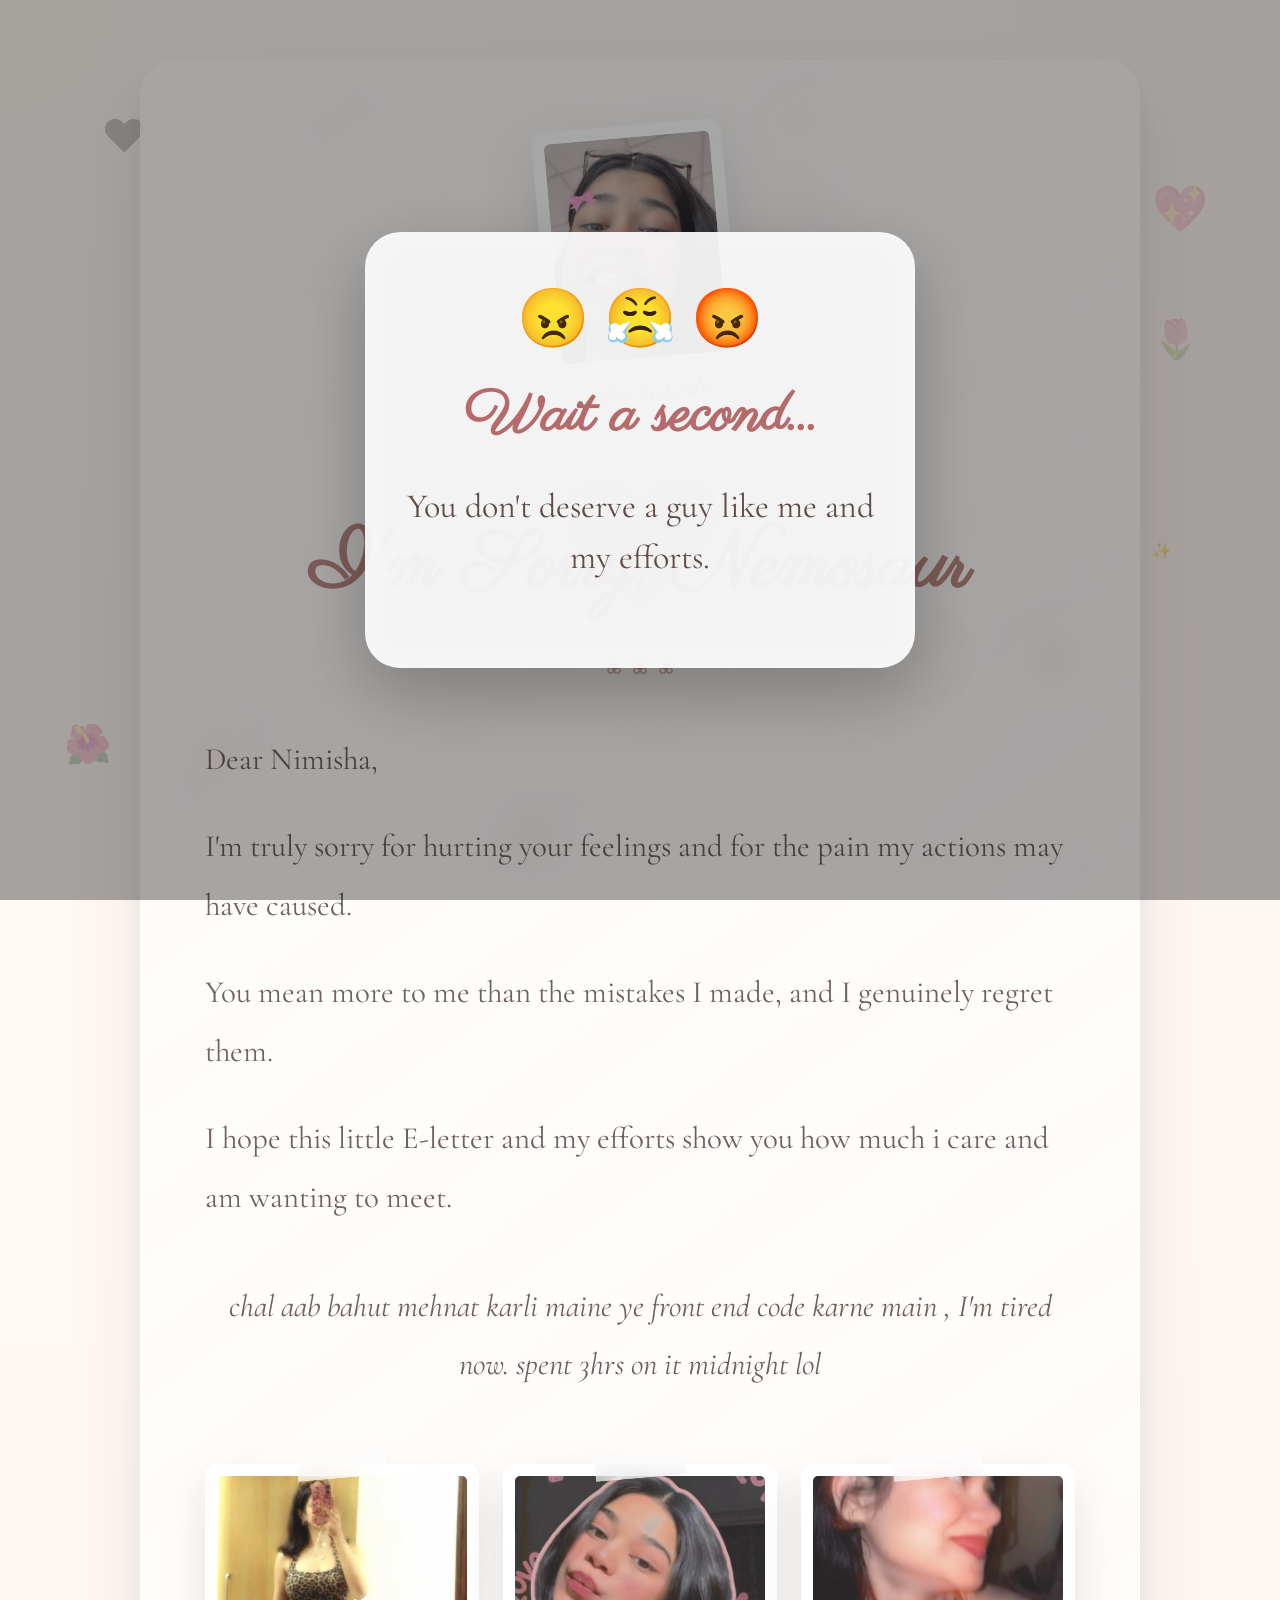
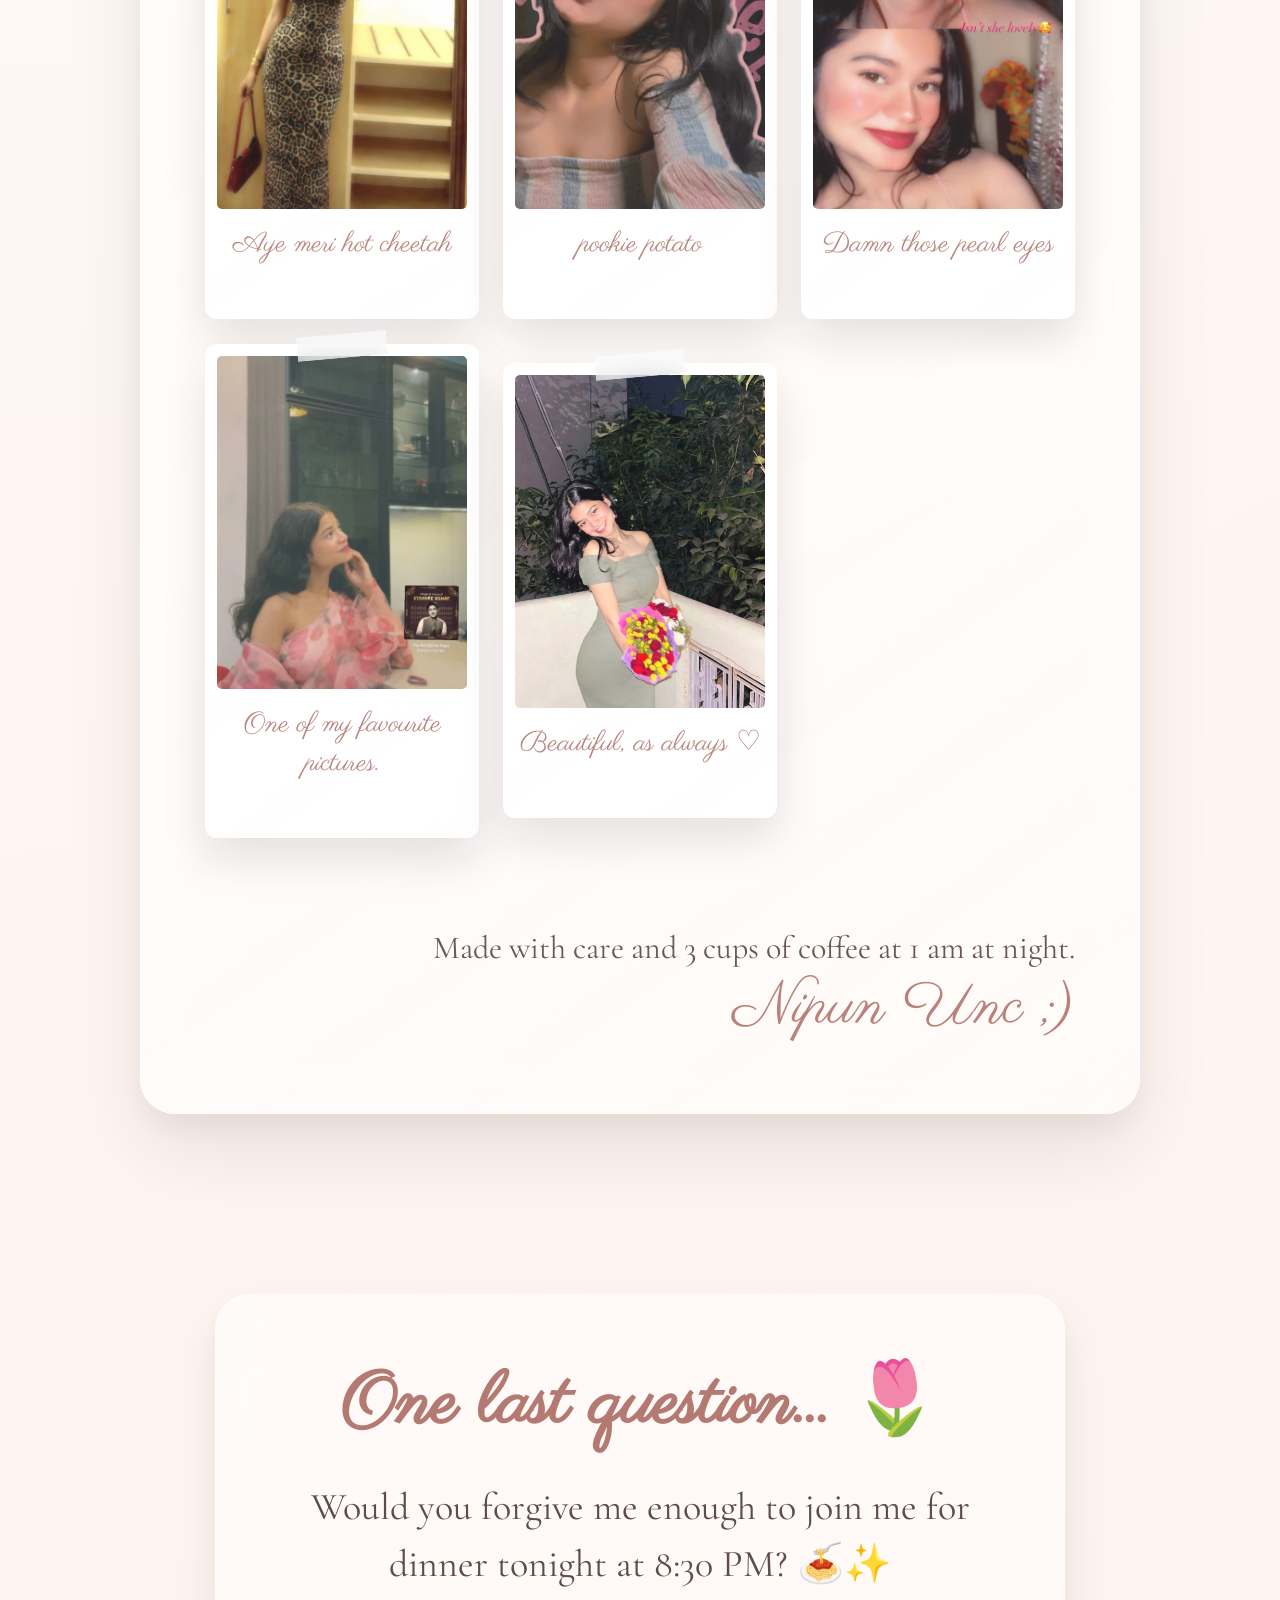
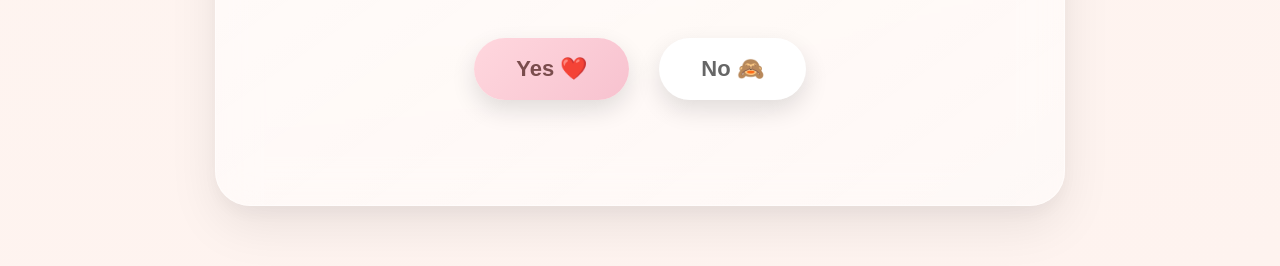
<file: index.html>
<!DOCTYPE html>
<html lang="en">

<head>
    <meta charset="UTF-8">
    <meta name="viewport" content="width=device-width, initial-scale=1.0">
    <link rel="icon" type="image/png" href="photos/favicon.png">
    <title>I'm Sorry, Nimisha ❤️</title>

    <link rel="stylesheet" href="style.css">

    <!-- Google Fonts -->
    <link rel="preconnect" href="https://fonts.googleapis.com">
    <link rel="preconnect" href="https://fonts.gstatic.com" crossorigin>

    <link
        href="https://fonts.googleapis.com/css2?family=Parisienne&family=Cormorant+Garamond:wght@300;400;500;600&family=Inter:wght@300;400&display=swap"
        rel="stylesheet">
</head>

<body>

    <!-- Floating Hearts -->
    <div class="heart h1">❤️</div>
    <div class="heart h2">💖</div>
    <div class="heart h3">💕</div>
    <div class="heart h4">💗</div>
    <div class="heart h5">💞</div>
    <div class="heart h6">❤️</div>

    <!-- Floating Flowers -->
    <div class="flower f1">🌸</div>
    <div class="flower f2">🌷</div>
    <div class="flower f3">🌺</div>
    <div class="flower f4">🌼</div>
    <div class="flower f5">🌹</div>
    <div class="flower f6">🪷</div>

    <!-- Sparkles -->
    <div class="sparkle s1">✨</div>
    <div class="sparkle s2">✨</div>
    <div class="sparkle s3">✨</div>
    <div class="sparkle s4">✨</div>
    <div class="sparkle s5">✨</div>

    <div class="container">

        <div class="letter-card">

            <!-- Hero Polaroid -->
            <div class="cover-polaroid">
                <img src="photos/photo6.jpg" alt="Cover Photo">
                <span>cute kaleshi</span>
            </div>

            <!-- Animated Title -->
            <div class="title-wrapper">
                <div class="title-heart">❤️</div>
                <h1>I'm Sorry, Nemosaur</h1>
            </div>

            <div class="divider">❀ ❀ ❀</div>

            <!-- Letter -->
            <div class="letter">

                <p>Dear Nimisha,</p>

                <p>
                    I'm truly sorry for hurting your feelings and for the pain my actions may have caused.
                </p>

                <p>
                    You mean more to me than the mistakes I made, and I genuinely regret them. 
                </p>

                <p>
                   I hope this little E-letter and my efforts show you how much i care and am wanting to meet.
                </p>

                <p class="closing">
                    chal aab bahut mehnat karli maine ye front end code karne main , I'm tired now. spent 3hrs on it midnight lol
                </p>

            </div>

            <!-- Memory Gallery -->
            <section class="gallery">

                <div class="photo rotate-left">
                    <div class="tape"></div>
                    <img src="photos/photo1.jpg" alt="Memory 1">
                    <p>Aye meri hot cheetah</p>
                </div>

                <div class="photo rotate-right">
                    <div class="tape"></div>
                    <img src="photos/photo2.jpg" alt="Memory 2">
                    <p>pookie potato</p>
                </div>

                <div class="photo rotate-left">
                    <div class="tape"></div>
                    <img src="photos/photo3.jpg" alt="Memory 3">
                    <p>Damn those pearl eyes</p>
                </div>

                <div class="photo rotate-right">
                    <div class="tape"></div>
                    <img src="photos/photo4.jpg" alt="Memory 4">
                    <p>One of my favourite pictures.</p>
                </div>

                <div class="photo rotate-left">
                    <div class="tape"></div>
                    <img src="photos/photo5.jpg" alt="Memory 5">
                    <p>Beautiful, as always ♡</p>
                </div>

            </section>

            <!-- Signature -->
            <div class="signature">
                <p>Made with care and 3 cups of coffee at 1 am at night.</p>
                <span>Nipun Unc &#59;)</span>
            </div>

        </div>



    </div>

    <!-- Dinner Invite Section -->
    <section class="dinner-game">
        <h2>One last question... 🌷</h2>
        <p> Would you forgive me enough to join me for dinner tonight at 8:30 PM? 🍝✨ </p>
        <div class="game-buttons">

            <button id="yesBtn">Yes ❤️</button>
            <button id="noBtn">No 🙈</button>
        </div>
        <div id="responseMessage"></div>
    </section> 

<!-- Intro Popup -->
<div id="effortPopup" class="popup-overlay">

    <div class="popup-card">

        <div class="popup-emoji">
            😠 😤 😡
        </div>

        <h2>Wait a second...</h2>

        <p>
            You don't deserve a guy like me and my efforts. 
        </p>

        <!-- <button id="popupBtn">
            Continue anyway..
        </button> -->

    </div>

</div>



    <!-- JavaScript Effects -->
    <script>

        // Mouse trail hearts
        // document.addEventListener("mousemove", function(e){

        //     const heart = document.createElement("div");

        //     heart.className = "trail-heart";

        //     const hearts = ["❤️","💕","💖","💗","💞"];

        //     heart.innerHTML = hearts[Math.floor(Math.random() * hearts.length)];

        //     heart.style.left = e.pageX + "px";
        //     heart.style.top = e.pageY + "px";

        //     document.body.appendChild(heart);

        //     setTimeout(() => {
        //         heart.remove();
        //     }, 1500);

        // });


const popup = document.getElementById("effortPopup");
const popupBtn = document.getElementById("popupBtn");

popupBtn.addEventListener("click", () => {

    popup.style.opacity = "0";

    setTimeout(() => {
        popup.style.display = "none";
    }, 400);

});




        // Stagger photo animations
        window.addEventListener("load", () => {

            const photos = document.querySelectorAll(".photo");

            photos.forEach((photo, index) => {
                photo.style.animationDelay = `${index * 0.35}s`;
            });

        });


        // Floating sparkles
        setInterval(() => {

            const sparkle = document.createElement("div");

            sparkle.className = "dynamic-sparkle";
            sparkle.innerHTML = "✨";

            sparkle.style.left = Math.random() * window.innerWidth + "px";
            sparkle.style.top = window.innerHeight + "px";

            sparkle.style.fontSize = (15 + Math.random() * 25) + "px";

            document.body.appendChild(sparkle);

            setTimeout(() => {
                sparkle.remove();
            }, 6000);

        }, 500);


        // Random floating hearts
        setInterval(() => {

            const heart = document.createElement("div");

            heart.className = "floating-heart";
            heart.innerHTML = "💖";

            heart.style.left = Math.random() * window.innerWidth + "px";
            heart.style.fontSize = (20 + Math.random() * 30) + "px";

            document.body.appendChild(heart);

            setTimeout(() => {
                heart.remove();
            }, 8000);

        }, 1200);


        // Random floating flowers
        setInterval(() => {

            const flower = document.createElement("div");

            flower.className = "floating-flower";

            const flowers = ["🌸", "🌷", "🌹", "🌺", "🪷", "🌼"];

            flower.innerHTML = flowers[Math.floor(Math.random() * flowers.length)];

            flower.style.left = Math.random() * window.innerWidth + "px";
            flower.style.fontSize = (20 + Math.random() * 25) + "px";

            document.body.appendChild(flower);

            setTimeout(() => {
                flower.remove();
            }, 10000);

        }, 1500);

        //dinner game section


const noBtn = document.getElementById("noBtn");
const yesBtn = document.getElementById("yesBtn");
const response = document.getElementById("responseMessage");
const dinnerGame = document.querySelector(".dinner-game");

let yesScale = 1;

const noMessages = [
    "Are you sure? 🥺",
    "Think again 😭",
    "The pasta is innocent 🍝",
    "Nice try 😌",
    "Almost got me 👀",
    "Nope 😭",
    "The answer is somewhere else ❤️"
];

function moveNoButton(e) {

    // Prevent actual click on mobile
    if(e) e.preventDefault();

    const gameRect = dinnerGame.getBoundingClientRect();

    const btnWidth = noBtn.offsetWidth;
    const btnHeight = noBtn.offsetHeight;

    const randomX =
        Math.random() * (gameRect.width - btnWidth - 20);

    const randomY =
        Math.random() * (gameRect.height - btnHeight - 20);

    noBtn.style.position = "absolute";
    noBtn.style.left = randomX + "px";
    noBtn.style.top = randomY + "px";

    const randomMessage =
        noMessages[Math.floor(Math.random() * noMessages.length)];

    noBtn.innerHTML = randomMessage;

    // Increase YES size every escape
    yesScale += 0.15;

    yesBtn.style.transform = `scale(${yesScale})`;

    if (yesScale > 2) {
        yesBtn.innerHTML = "YES ❤️🍝";
    }

    if (yesScale > 3) {
        yesBtn.innerHTML = "CLICK ME ❤️";
    }
}

/* Desktop */
noBtn.addEventListener("mouseenter", moveNoButton);

/* Mobile */
noBtn.addEventListener("touchstart", moveNoButton);

/* Extra protection */
noBtn.addEventListener("click", function(e){
    e.preventDefault();
    moveNoButton(e);
});

yesBtn.addEventListener("click", () => {

    response.innerHTML = `
        <div style="
            font-family:Parisienne;
            font-size:clamp(42px,5vw,64px);
            color:#b47a72;
            line-height:1.4;
        ">
            Yay! ❤️<br>
            Dinner tonight at 8:30 PM it is 🍝✨
        </div>
    `;

    document.querySelector(".game-buttons").style.display = "none";
});



    </script>

</body>

</html>
</file>
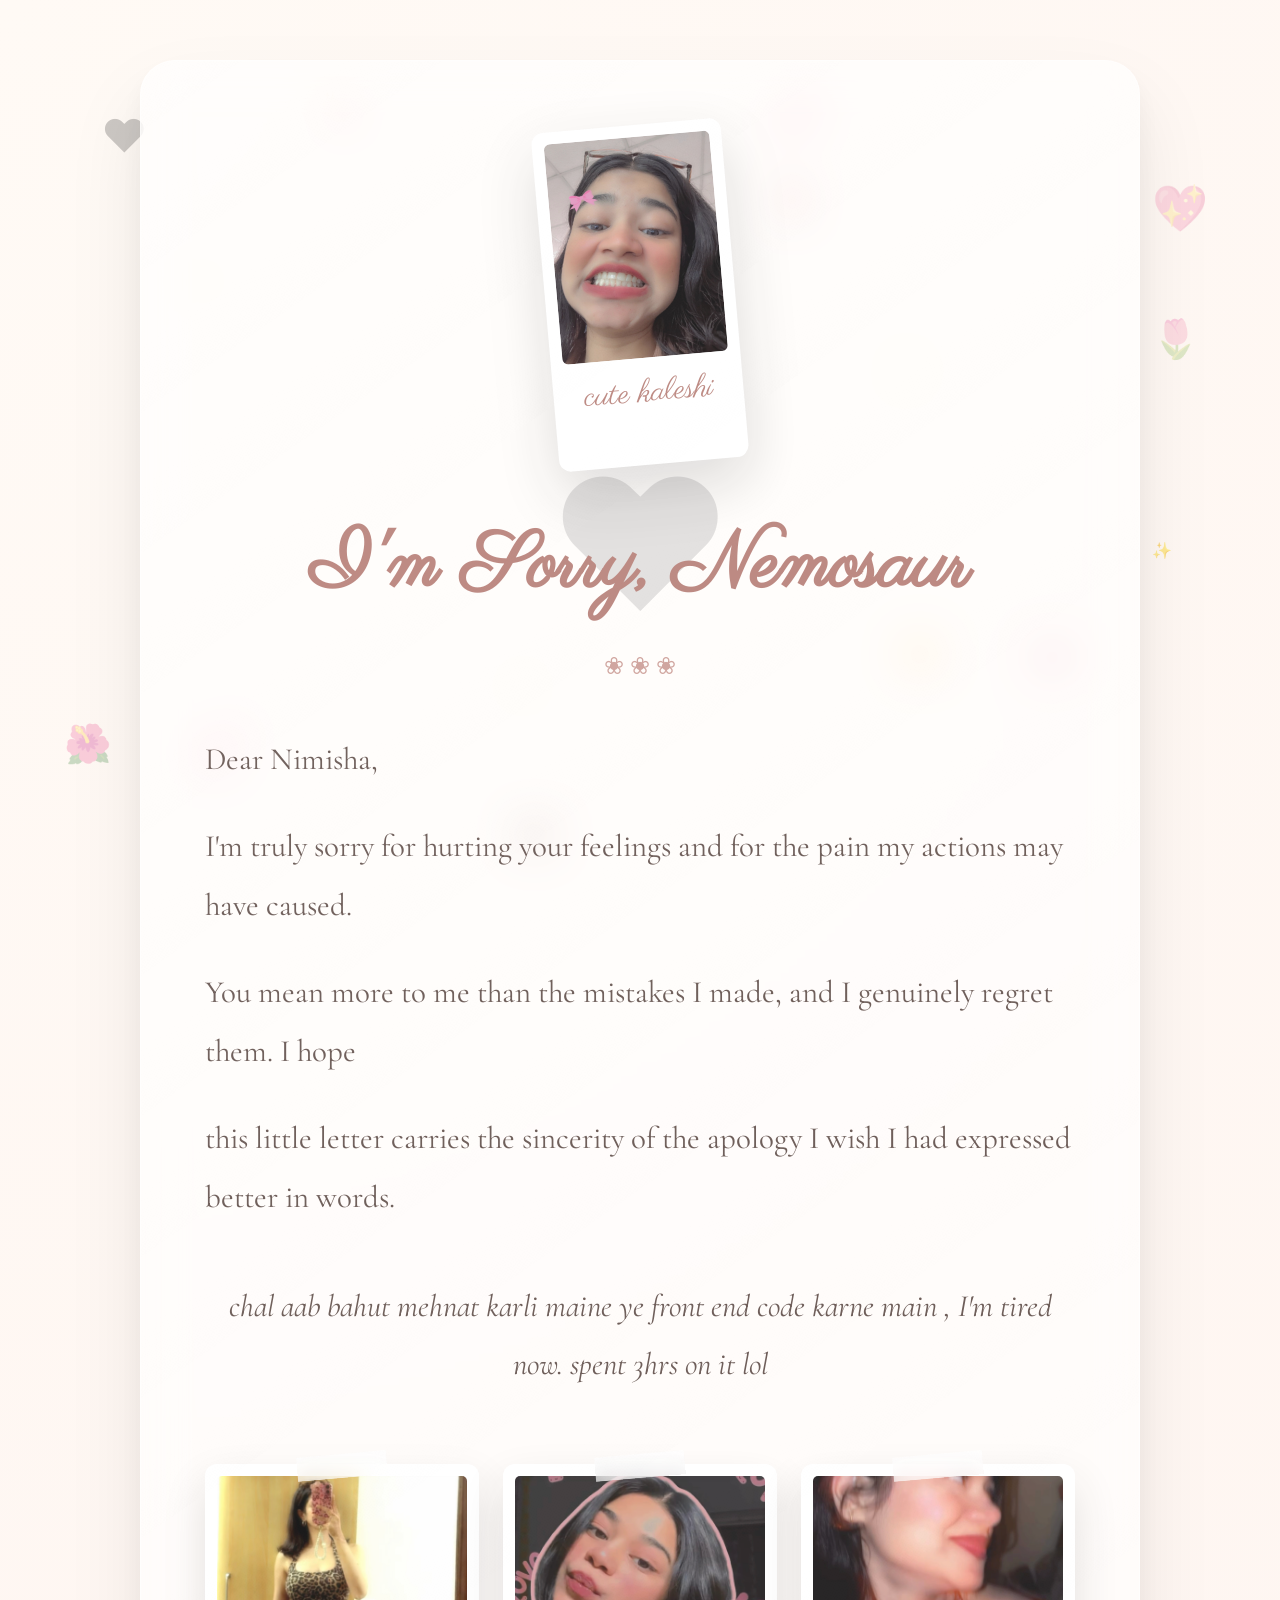
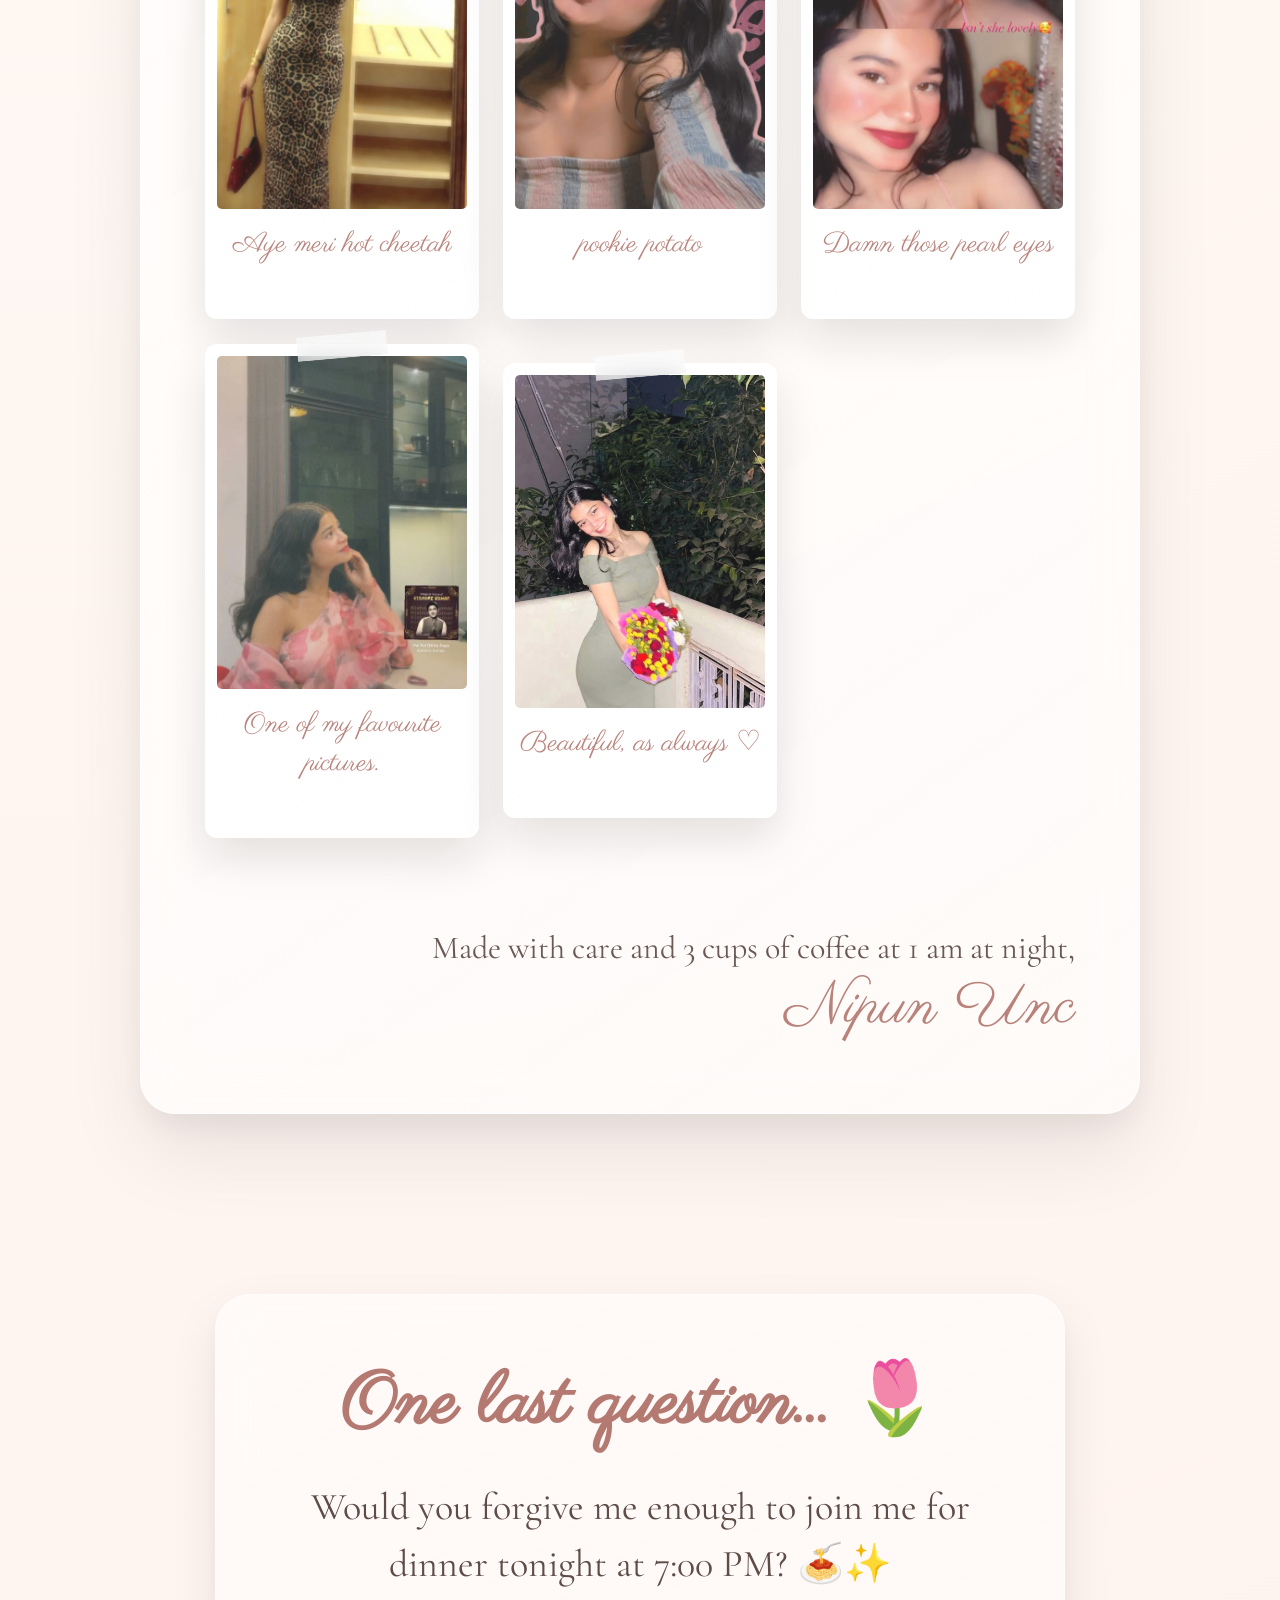
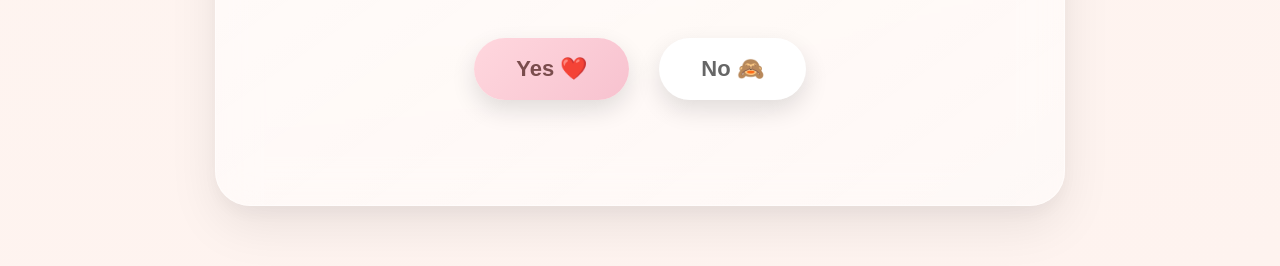
<file: Letter.html>
<!DOCTYPE html>
<html lang="en">

<head>
    <meta charset="UTF-8">
    <meta name="viewport" content="width=device-width, initial-scale=1.0">
    <title>I'm Sorry, Nimisha ❤️</title>

    <link rel="stylesheet" href="style.css">

    <!-- Google Fonts -->
    <link rel="preconnect" href="https://fonts.googleapis.com">
    <link rel="preconnect" href="https://fonts.gstatic.com" crossorigin>

    <link
        href="https://fonts.googleapis.com/css2?family=Parisienne&family=Cormorant+Garamond:wght@300;400;500;600&family=Inter:wght@300;400&display=swap"
        rel="stylesheet">
</head>

<body>

    <!-- Floating Hearts -->
    <div class="heart h1">❤️</div>
    <div class="heart h2">💖</div>
    <div class="heart h3">💕</div>
    <div class="heart h4">💗</div>
    <div class="heart h5">💞</div>
    <div class="heart h6">❤️</div>

    <!-- Floating Flowers -->
    <div class="flower f1">🌸</div>
    <div class="flower f2">🌷</div>
    <div class="flower f3">🌺</div>
    <div class="flower f4">🌼</div>
    <div class="flower f5">🌹</div>
    <div class="flower f6">🪷</div>

    <!-- Sparkles -->
    <div class="sparkle s1">✨</div>
    <div class="sparkle s2">✨</div>
    <div class="sparkle s3">✨</div>
    <div class="sparkle s4">✨</div>
    <div class="sparkle s5">✨</div>

    <div class="container">

        <div class="letter-card">

            <!-- Hero Polaroid -->
            <div class="cover-polaroid">
                <img src="photos/photo6.jpg" alt="Cover Photo">
                <span>cute kaleshi</span>
            </div>

            <!-- Animated Title -->
            <div class="title-wrapper">
                <div class="title-heart">❤️</div>
                <h1>I'm Sorry, Nemosaur</h1>
            </div>

            <div class="divider">❀ ❀ ❀</div>

            <!-- Letter -->
            <div class="letter">

                <p>Dear Nimisha,</p>

                <p>
                    I'm truly sorry for hurting your feelings and for the pain my actions may have caused.
                </p>

                <p>
                    You mean more to me than the mistakes I made, and I genuinely regret them. I hope
                </p>

                <p>
                    this little letter carries the sincerity of the apology I wish I had expressed better in words.
                </p>

                <p class="closing">
                    chal aab bahut mehnat karli maine ye front end code karne main , I'm tired now. spent 3hrs on it lol
                </p>

            </div>

            <!-- Memory Gallery -->
            <section class="gallery">

                <div class="photo rotate-left">
                    <div class="tape"></div>
                    <img src="photos/photo1.jpg" alt="Memory 1">
                    <p>Aye meri hot cheetah</p>
                </div>

                <div class="photo rotate-right">
                    <div class="tape"></div>
                    <img src="photos/photo2.jpg" alt="Memory 2">
                    <p>pookie potato</p>
                </div>

                <div class="photo rotate-left">
                    <div class="tape"></div>
                    <img src="photos/photo3.jpg" alt="Memory 3">
                    <p>Damn those pearl eyes</p>
                </div>

                <div class="photo rotate-right">
                    <div class="tape"></div>
                    <img src="photos/photo4.jpg" alt="Memory 4">
                    <p>One of my favourite pictures.</p>
                </div>

                <div class="photo rotate-left">
                    <div class="tape"></div>
                    <img src="photos/photo5.jpg" alt="Memory 5">
                    <p>Beautiful, as always ♡</p>
                </div>

            </section>

            <!-- Signature -->
            <div class="signature">
                <p>Made with care and 3 cups of coffee at 1 am at night,</p>
                <span>Nipun Unc</span>
            </div>

        </div>



    </div>

    <!-- Dinner Invite Section -->
    <section class="dinner-game">
        <h2>One last question... 🌷</h2>
        <p> Would you forgive me enough to join me for dinner tonight at 7:00 PM? 🍝✨ </p>
        <div class="game-buttons">

            <button id="yesBtn">Yes ❤️</button>
            <button id="noBtn">No 🙈</button>
        </div>
        <div id="responseMessage"></div>
    </section>

    <!-- JavaScript Effects -->
    <script>

        // Mouse trail hearts
        // document.addEventListener("mousemove", function(e){

        //     const heart = document.createElement("div");

        //     heart.className = "trail-heart";

        //     const hearts = ["❤️","💕","💖","💗","💞"];

        //     heart.innerHTML = hearts[Math.floor(Math.random() * hearts.length)];

        //     heart.style.left = e.pageX + "px";
        //     heart.style.top = e.pageY + "px";

        //     document.body.appendChild(heart);

        //     setTimeout(() => {
        //         heart.remove();
        //     }, 1500);

        // });


        // Stagger photo animations
        window.addEventListener("load", () => {

            const photos = document.querySelectorAll(".photo");

            photos.forEach((photo, index) => {
                photo.style.animationDelay = `${index * 0.35}s`;
            });

        });


        // Floating sparkles
        setInterval(() => {

            const sparkle = document.createElement("div");

            sparkle.className = "dynamic-sparkle";
            sparkle.innerHTML = "✨";

            sparkle.style.left = Math.random() * window.innerWidth + "px";
            sparkle.style.top = window.innerHeight + "px";

            sparkle.style.fontSize = (15 + Math.random() * 25) + "px";

            document.body.appendChild(sparkle);

            setTimeout(() => {
                sparkle.remove();
            }, 6000);

        }, 500);


        // Random floating hearts
        setInterval(() => {

            const heart = document.createElement("div");

            heart.className = "floating-heart";
            heart.innerHTML = "💖";

            heart.style.left = Math.random() * window.innerWidth + "px";
            heart.style.fontSize = (20 + Math.random() * 30) + "px";

            document.body.appendChild(heart);

            setTimeout(() => {
                heart.remove();
            }, 8000);

        }, 1200);


        // Random floating flowers
        setInterval(() => {

            const flower = document.createElement("div");

            flower.className = "floating-flower";

            const flowers = ["🌸", "🌷", "🌹", "🌺", "🪷", "🌼"];

            flower.innerHTML = flowers[Math.floor(Math.random() * flowers.length)];

            flower.style.left = Math.random() * window.innerWidth + "px";
            flower.style.fontSize = (20 + Math.random() * 25) + "px";

            document.body.appendChild(flower);

            setTimeout(() => {
                flower.remove();
            }, 10000);

        }, 1500);


        const noBtn = document.getElementById("noBtn");
        const yesBtn = document.getElementById("yesBtn");
        const response = document.getElementById("responseMessage");
        const dinnerGame = document.querySelector(".dinner-game");

        let yesScale = 1;

        const noMessages = [
            "Are you sure? 🥺",
            "Think again 😭",
            "The pasta is innocent 🍝",
            "Nice try 😌",
            "Almost got me 👀",
            "Nope 😭",
            "The answer is somewhere else ❤️"
        ];

        noBtn.addEventListener("mouseenter", () => {

            const gameRect = dinnerGame.getBoundingClientRect();

            const btnWidth = noBtn.offsetWidth;
            const btnHeight = noBtn.offsetHeight;

            const randomX = Math.random() * (gameRect.width - btnWidth - 40);
            const randomY = Math.random() * (gameRect.height - btnHeight - 40);

            noBtn.style.position = "absolute";
            noBtn.style.left = randomX + "px";
            noBtn.style.top = randomY + "px";

            const randomMessage =
                noMessages[Math.floor(Math.random() * noMessages.length)];

            noBtn.innerHTML = randomMessage;

            yesScale += 0.15;

            yesBtn.style.transform = `scale(${yesScale})`;

            if (yesScale > 2.2) {
                yesBtn.innerHTML = "YES ❤️🍝";
            }

            if (yesScale > 3) {
                yesBtn.innerHTML = "CLICK ME 😭❤️";
            }
        });

        yesBtn.addEventListener("click", () => {

            response.innerHTML = `
        <div style="
            font-family:Parisienne;
            font-size:clamp(42px,5vw,64px);
            color:#b47a72;
            line-height:1.4;
        ">
            Yay! ❤️<br>
            Dinner tonight at 7:00 PM it is 🍝✨
        </div>
    `;

            document.querySelector(".game-buttons").style.display = "none";
        });



    </script>

</body>

</html>
</file>
<file: style.css>
:root {
    --cream: #fffaf5;
    --beige: #f8efe9;
    --pink: #f6d8dc;
    --accent: #b47a72;
    --text: #5e4c47;
    --shadow: rgba(0, 0, 0, .12);
}

* {
    margin: 0;
    padding: 0;
    box-sizing: border-box;
}

html {
    scroll-behavior: smooth;
}

body {
    min-height: 100vh;
    padding: 60px 20px;
    overflow-x: hidden;
    font-family: 'Inter', sans-serif;

    background:
        radial-gradient(circle at top left, #fffaf5, #fef3ef),
        linear-gradient(135deg, #fffaf7, #fdf0eb);

    position: relative;
}

/* Paper texture */
body::before {
    content: "";
    position: fixed;
    inset: 0;
    background:
        radial-gradient(rgba(255, 255, 255, .4) 1px, transparent 1px);
    background-size: 16px 16px;
    opacity: .25;
    pointer-events: none;
    z-index: -1;
}

/* Main Container */
.container {
    display: flex;
    justify-content: center;
    align-items: center;
}

.letter-card {
    width: 100%;
    max-width: 1000px;
    padding: 90px 60px;
    border-radius: 35px;

    background: rgba(255, 255, 255, .58);
    backdrop-filter: blur(22px);

    border: 1px solid rgba(255, 255, 255, .55);

    box-shadow:
        0 40px 80px rgba(0, 0, 0, .08),
        0 15px 30px rgba(0, 0, 0, .05);

    position: relative;
    overflow: hidden;

    animation:
        fadeUp 1.3s ease,
        breathing 8s ease-in-out infinite;
}

/* Shimmer */
.letter-card::after {
    content: '';
    position: absolute;
    top: -200%;
    left: -200%;
    width: 400%;
    height: 400%;

    background:
        linear-gradient(120deg,
            transparent,
            rgba(255, 255, 255, .15),
            transparent);

    transform: rotate(25deg);

    animation: shimmer 12s linear infinite;
}

@keyframes shimmer {
    from {
        transform:
            translateX(-100%) rotate(25deg);
    }

    to {
        transform:
            translateX(100%) rotate(25deg);
    }
}

@keyframes breathing {

    0%,
    100% {
        transform: scale(1);
    }

    50% {
        transform: scale(1.01);
    }
}

.cover-polaroid {
    width: 190px;
    margin: auto;
    padding: 12px 12px 50px;

    background: white;
    border-radius: 12px;

    box-shadow:
        0 25px 60px rgba(0, 0, 0, .15);

    transform: rotate(-5deg);

    animation: coverFloat 6s ease-in-out infinite;
}

.cover-polaroid img {
    width: 100%;
    height: 240px;
    object-fit: cover;
    border-radius: 6px;
}

.cover-polaroid span {
    display: block;
    text-align: center;
    margin-top: 14px;
    font-family: 'Parisienne', cursive;
    font-size: 32px;
    color: var(--accent);
}

@keyframes coverFloat {

    0%,
    100% {
        transform:
            rotate(-5deg) translateY(0);
    }

    50% {
        transform:
            rotate(-5deg) translateY(-18px);
    }
}

/* Title */

.title-wrapper {
    position: relative;
    display: flex;
    justify-content: center;
    align-items: center;
}

.title-heart {
    position: absolute;
    font-size: 180px;
    opacity: .12;
    z-index: -1;
    animation: heartbeat 2s infinite;
}

h1 {
    text-align: center;
    margin-top: 50px;

    font-size: 78px;

    font-family: 'Parisienne', cursive;

    color: var(--accent);

    animation: titleReveal 2s ease;
}

@keyframes titleReveal {
    from {
        opacity: 0;
        letter-spacing: 18px;
        transform: translateY(40px);
    }

    to {
        opacity: 1;
        letter-spacing: normal;
        transform: translateY(0);
    }
}

@keyframes heartbeat {

    0%,
    100% {
        transform: scale(1);
    }

    20% {
        transform: scale(1.15);
    }

    40% {
        transform: scale(1);
    }

    60% {
        transform: scale(1.25);
    }

    80% {
        transform: scale(1);
    }
}

.divider {
    text-align: center;
    margin: 30px 0 50px;
    color: #ca9a93;
    font-size: 24px;
}

/* Letter */

.letter {
    font-family: 'Cormorant Garamond', serif;
    font-size: 31px;
    line-height: 1.9;
    color: var(--text);
}

.letter p {
    margin-bottom: 28px;
}

.closing {
    text-align: center;
    font-style: italic;
    margin-top: 50px;
}

/* Gallery */

.gallery {
    margin-top: 110px;
    display: flex;
    flex-wrap: wrap;
    justify-content: center;
    gap: 50px;
}

.photo {
    width: 260px;
    padding: 12px 12px 55px;

    background: white;
    border-radius: 12px;

    position: relative;

    box-shadow:
        0 20px 45px rgba(0, 0, 0, .12);

    transform-style: preserve-3d;
    perspective: 1000px;

    opacity: 0;

    animation:
        photoEntry 1s forwards,
        float 5s ease-in-out infinite;
}

.photo img {
    width: 100%;
    height: 320px;
    object-fit: cover;
    border-radius: 5px;
}

.photo p {
    text-align: center;
    margin-top: 16px;

    font-family: 'Parisienne', cursive;
    font-size: 28px;
    color: var(--accent);
}

.rotate-left {
    transform: rotate(-8deg);
}

.rotate-right {
    transform: rotate(8deg);
}

.photo:hover {
    transform:
        rotateY(15deg) rotateX(8deg) scale(1.1) translateY(-20px);

    z-index: 100;

    box-shadow:
        0 45px 80px rgba(0, 0, 0, .25);
}

.tape {
    position: absolute;
    width: 90px;
    height: 24px;

    background:
        rgba(255, 255, 255, .6);

    top: -10px;
    left: 50%;

    transform:
        translateX(-50%) rotate(-5deg);

    backdrop-filter: blur(10px);
}

@keyframes photoEntry {
    from {
        opacity: 0;
        transform:
            translateY(80px) scale(.8);
    }

    to {
        opacity: 1;
        transform:
            translateY(0) scale(1);
    }
}

@keyframes float {

    0%,
    100% {
        transform: translateY(0);
    }

    50% {
        transform: translateY(-12px);
    }
}

/* Signature */

.signature {
    margin-top: 90px;
    text-align: right;
}

.signature p {
    font-family: 'Cormorant Garamond', serif;
    font-size: 32px;
    color: var(--text);
}

.signature span {
    font-family: 'Parisienne', cursive;
    font-size: 60px;
    color: var(--accent);
}

/* Fixed Hearts */

.heart {
    position: fixed;
    opacity: .2;
    font-size: 45px;
    animation: pulse 4s infinite;
    pointer-events: none;
}

.h1 {
    left: 8%;
    top: 12%;
}

.h2 {
    left: 90%;
    top: 20%;
}

.h3 {
    left: 15%;
    top: 80%;
}

.h4 {
    left: 80%;
    top: 70%;
}

.h5 {
    left: 60%;
    top: 10%;
}

.h6 {
    left: 40%;
    top: 90%;
}


@keyframes pulse {

    0%,
    100% {
        transform: scale(1);
    }

    50% {
        transform: scale(1.3);
    }
}

/* Fixed Flowers */

.flower {
    position: fixed;
    opacity: .25;
    font-size: 38px;
    pointer-events: none;
    animation: flowerSpin 12s linear infinite;
}

.f1 {
    top: 10%;
    left: 25%;
}

.f2 {
    top: 35%;
    left: 90%;
}

.f3 {
    top: 80%;
    left: 5%;
}

.f4 {
    top: 70%;
    left: 70%;
}

.f5 {
    top: 20%;
    left: 60%;
}

.f6 {
    top: 90%;
    left: 40%;
}

@keyframes flowerSpin {
    from {
        transform: rotate(0deg);
    }

    to {
        transform: rotate(360deg);
    }
}

/* Sparkles */

.sparkle {
    position: fixed;
    opacity: .5;
    animation: sparklePulse 3s infinite;
    pointer-events: none;
}

.s1 {
    left: 15%;
    top: 30%;
}

.s2 {
    left: 70%;
    top: 40%;
}

.s3 {
    left: 90%;
    top: 60%;
}

.s4 {
    left: 40%;
    top: 75%;
}

.s5 {
    left: 25%;
    top: 10%;
}

@keyframes sparklePulse {

    0%,
    100% {
        transform: scale(.5);
        opacity: .2;
    }

    50% {
        transform: scale(1.6);
        opacity: 1;
    }
}

/* JS Generated Elements */

.trail-heart {
    position: absolute;
    pointer-events: none;
    transform: translate(-50%, -50%);
    z-index: 99999;
    animation: heartTrail 1.5s linear forwards;
}

@keyframes heartTrail {
    from {
        opacity: 1;
    }

    to {
        opacity: 0;
        transform:
            translate(-50%, -180px) scale(2) rotate(180deg);
    }
}

.floating-heart {
    position: fixed;
    bottom: -60px;
    pointer-events: none;
    animation: floatHeart 8s linear forwards;
}

@keyframes floatHeart {
    from {
        opacity: 0;
        transform: translateY(0) rotate(0deg);
    }

    20% {
        opacity: 1;
    }

    to {
        opacity: 0;
        transform:
            translateY(-120vh) translateX(120px) rotate(360deg);
    }
}

.floating-flower {
    position: fixed;
    bottom: -60px;
    pointer-events: none;
    animation: flowerRise 10s linear forwards;
}

@keyframes flowerRise {
    from {
        opacity: 0;
    }

    20% {
        opacity: 1;
    }

    to {
        opacity: 0;
        transform:
            translateY(-120vh) translateX(-100px) rotate(720deg);
    }
}

.dynamic-sparkle {
    position: fixed;
    pointer-events: none;
    animation: sparkleRise 6s linear forwards;
}

@keyframes sparkleRise {
    from {
        opacity: 0;
        transform: scale(.5);
    }

    20% {
        opacity: 1;
    }

    to {
        opacity: 0;
        transform:
            translateY(-120vh) scale(2) rotate(360deg);
    }
}

@keyframes fadeUp {
    from {
        opacity: 0;
        transform: translateY(40px);
    }

    to {
        opacity: 1;
        transform: translateY(0);
    }
}

/* Mobile */

@media(max-width:768px) {

    .letter-card {
        padding: 55px 28px;
    }

    h1 {
        font-size: 52px;
    }

    .title-heart {
        font-size: 120px;
    }

    .letter {
        font-size: 24px;
    }

    .gallery {
        gap: 30px;
    }

    .photo {
        width: 100%;
        max-width: 300px;
    }

    .signature span {
        font-size: 46px;
    }
}

```css
/* =========================================
   UNIVERSAL MOBILE OPTIMIZATION
========================================= */

html {
    -webkit-text-size-adjust: 100%;
    text-size-adjust: 100%;
}

body {
    min-height: 100dvh;
    overflow-x: hidden;
}

/* Fluid typography */

h1 {
    font-size: clamp(42px, 9vw, 78px);
}

.title-heart {
    font-size: clamp(100px, 28vw, 180px);
}

.letter {
    font-size: clamp(22px, 4vw, 31px);
}

.signature p {
    font-size: clamp(24px, 4vw, 32px);
}

.signature span {
    font-size: clamp(40px, 8vw, 60px);
}

/* Prevent horizontal scrolling */

img {
    max-width: 100%;
    display: block;
}

/* Responsive letter card */

.letter-card {
    width: min(100%, 1000px);
    padding: clamp(28px, 5vw, 90px);
    border-radius: clamp(20px, 4vw, 35px);
}

/* Responsive cover image */

.cover-polaroid {
    width: min(75vw, 190px);
}

.cover-polaroid img {
    height: auto;
    aspect-ratio: 3/4;
}

/* Responsive gallery */

.gallery {
    display: grid;
    grid-template-columns:
        repeat(auto-fit, minmax(220px, 1fr));
    gap: 24px;
    margin-top: 70px;
}

.photo {
    width: 100%;
    max-width: 320px;
    margin: auto;
}

.photo img {
    aspect-ratio: 3/4;
    height: auto;
}

/* Disable expensive hover effects on touch devices */

@media (hover:none) {

    .photo:hover {
        transform: none;
        box-shadow:
            0 20px 45px rgba(0, 0, 0, .12);
    }
}

/* Small phones */

@media (max-width:480px) {

    body {
        padding: 20px 12px;
    }

    .letter-card {
        padding: 30px 18px;
    }

    .divider {
        margin: 20px 0 30px;
    }

    .gallery {
        grid-template-columns: 1fr;
        gap: 20px;
    }

    .heart,
    .flower,
    .sparkle {
        font-size: 24px;
    }

    .cover-polaroid {
        width: 160px;
    }
}

/* Tablets */

@media (min-width:768px) and (max-width:1024px) {

    .gallery {
        grid-template-columns:
            repeat(2, 1fr);
    }
}

/* Reduce animation load on mobile */

@media (max-width:768px) {

    .heart {
        animation-duration: 6s;
    }

    .flower {
        animation-duration: 16s;
    }

    .sparkle {
        animation-duration: 5s;
    }

    .floating-heart,
    .floating-flower,
    .dynamic-sparkle {
        animation-duration: 10s;
    }
}

/* Respect accessibility settings */

@media (prefers-reduced-motion: reduce) {

    *,
    *::before,
    *::after {
        animation: none !important;
        transition: none !important;
    }
}

/* ==========================
   DINNER GAME SECTION
========================== */

.dinner-game {
    margin-top: 180px;
    padding: 60px 40px;

    width: 100%;
    max-width: 850px;

    margin-left: auto;
    margin-right: auto;

    display: flex;
    flex-direction: column;
    align-items: center;
    justify-content: center;

    text-align: center;

    background: rgba(255, 255, 255, 0.45);
    backdrop-filter: blur(20px);

    border: 1px solid rgba(255, 255, 255, 0.5);
    border-radius: 35px;

    box-shadow:
        0 20px 50px rgba(0, 0, 0, 0.08),
        0 8px 20px rgba(0, 0, 0, 0.04);

    position: relative;
    overflow: hidden;
}

/* Shimmer animation */
.dinner-game::before {
    content: '';
    position: absolute;
    top: -150%;
    left: -150%;

    width: 300%;
    height: 300%;

    background:
        linear-gradient(120deg,
            transparent,
            rgba(255, 255, 255, 0.2),
            transparent);

    transform: rotate(25deg);

    animation: dinnerShimmer 10s linear infinite;
}

@keyframes dinnerShimmer {
    from {
        transform:
            translateX(-100%) rotate(25deg);
    }

    to {
        transform:
            translateX(100%) rotate(25deg);
    }
}

.dinner-game h2 {
    font-family: 'Parisienne', cursive;
    font-size: clamp(52px, 6vw, 72px);

    color: #b47a72;

    margin-bottom: 25px;

    z-index: 2;
}

.dinner-game p {
    max-width: 700px;

    margin-bottom: 45px;

    font-family: 'Cormorant Garamond', serif;
    font-size: clamp(28px, 3vw, 38px);
    line-height: 1.5;

    color: #5e4c47;

    z-index: 2;
}

.game-buttons {
    display: flex;
    justify-content: center;
    align-items: center;
    gap: 30px;
    flex-wrap: wrap;

    z-index: 2;
}

.game-buttons button {
    border: none;
    outline: none;

    padding: 18px 42px;

    border-radius: 999px;

    font-size: 22px;
    font-weight: 600;

    cursor: pointer;

    transition:
        transform .3s ease,
        box-shadow .3s ease;

    box-shadow:
        0 10px 25px rgba(0, 0, 0, .12);
}

#yesBtn {
    background: linear-gradient(135deg,
            #ffd7de,
            #f7c2cf);

    color: #7a4d4d;
}

#yesBtn:hover {
    transform: scale(1.08);

    box-shadow:
        0 18px 35px rgba(247, 194, 207, .45);
}

#noBtn {
    background: white;
    color: #666;
}

#noBtn:hover {
    transform: scale(1.05);
}

#responseMessage {
    margin-top: 45px;

    font-family: 'Parisienne', cursive;
    font-size: clamp(40px, 5vw, 58px);

    color: #b47a72;

    text-align: center;

    max-width: 850px;

    line-height: 1.4;

    animation: fadeIn .8s ease;

    z-index: 2;
}

@keyframes fadeIn {
    from {
        opacity: 0;
        transform: translateY(20px);
    }

    to {
        opacity: 1;
        transform: translateY(0);
    }
}

/* ==========================
   MOBILE OPTIMIZATION
========================== */

@media(max-width:768px) {

    .dinner-game {
        margin-top: 120px;
        padding: 40px 25px;
    }

    .game-buttons {
        gap: 18px;
    }

    .game-buttons button {
        width: 100%;
        max-width: 220px;

        padding: 16px 20px;

        font-size: 18px;
    }

    #responseMessage {
        margin-top: 30px;
    }
}


.dinner-game {
 position: relative; 
    overflow: hidden;
}

#noBtn {
    position: relative;
    z-index: 100;
    transition: left .25s ease, top .25s ease, transform .3s ease;
}

#yesBtn {
    position: relative;
    z-index: 10;
    transform-origin: center;
    transition: transform .35s ease, box-shadow .35s ease;
}

#yesBtn:hover {
    box-shadow: 0 20px 45px rgba(247, 194, 207, .55);
}

/* pop up css */


.popup-overlay{
    position:fixed;
    inset:0;

    display:flex;
    justify-content:center;
    align-items:center;

    background:rgba(0,0,0,.35);
    backdrop-filter:blur(0.5px);

    z-index:999999;

    animation:overlayFade .4s ease;
}

.popup-card{
    width:min(90%,550px);

    padding:50px 40px;

    text-align:center;

    background:rgba(255,255,255,.92);
    backdrop-filter:blur(20px);

    border-radius:35px;

    box-shadow:
        0 25px 70px rgba(0,0,0,.25);

    animation:popupEnter .6s ease;
}

.popup-emoji{
    font-size:58px;
    margin-bottom:25px;

    animation:angryShake 1.2s infinite;
}

.popup-card h2{
    font-family:'Parisienne',cursive;
    font-size:58px;
    color:#b56b6b;

    margin-bottom:25px;
}

.popup-card p{
    font-family:'Cormorant Garamond',serif;
    font-size:34px;
    line-height:1.5;

    color:#5e4c47;

    margin-bottom:35px;
}

#popupBtn{
    border:none;
    padding:16px 36px;

    border-radius:999px;

    background:linear-gradient(
        135deg,
        #f6c8c8,
        #efb2b2
    );

    color:#6b3f3f;

    font-size:20px;
    font-weight:600;

    cursor:pointer;

    transition:.3s;
}

#popupBtn:hover{
    transform:scale(1.08);
}

@keyframes angryShake{
    0%,100%{
        transform:translateX(0);
    }

    25%{
        transform:translateX(-8px);
    }

    50%{
        transform:translateX(8px);
    }

    75%{
        transform:translateX(-8px);
    }
}

@keyframes popupEnter{
    from{
        opacity:0;
        transform:
            translateY(40px)
            scale(.85);
    }

    to{
        opacity:1;
        transform:
            translateY(0)
            scale(1);
    }
}

@keyframes overlayFade{
    from{
        opacity:0;
    }

    to{
        opacity:1;
    }
}

@media(max-width:768px){

    .popup-card{
        padding:40px 25px;
    }

    .popup-card h2{
        font-size:42px;
    }

    .popup-card p{
        font-size:26px;
    }

    .popup-emoji{
        font-size:44px;
    }
}
</file>
